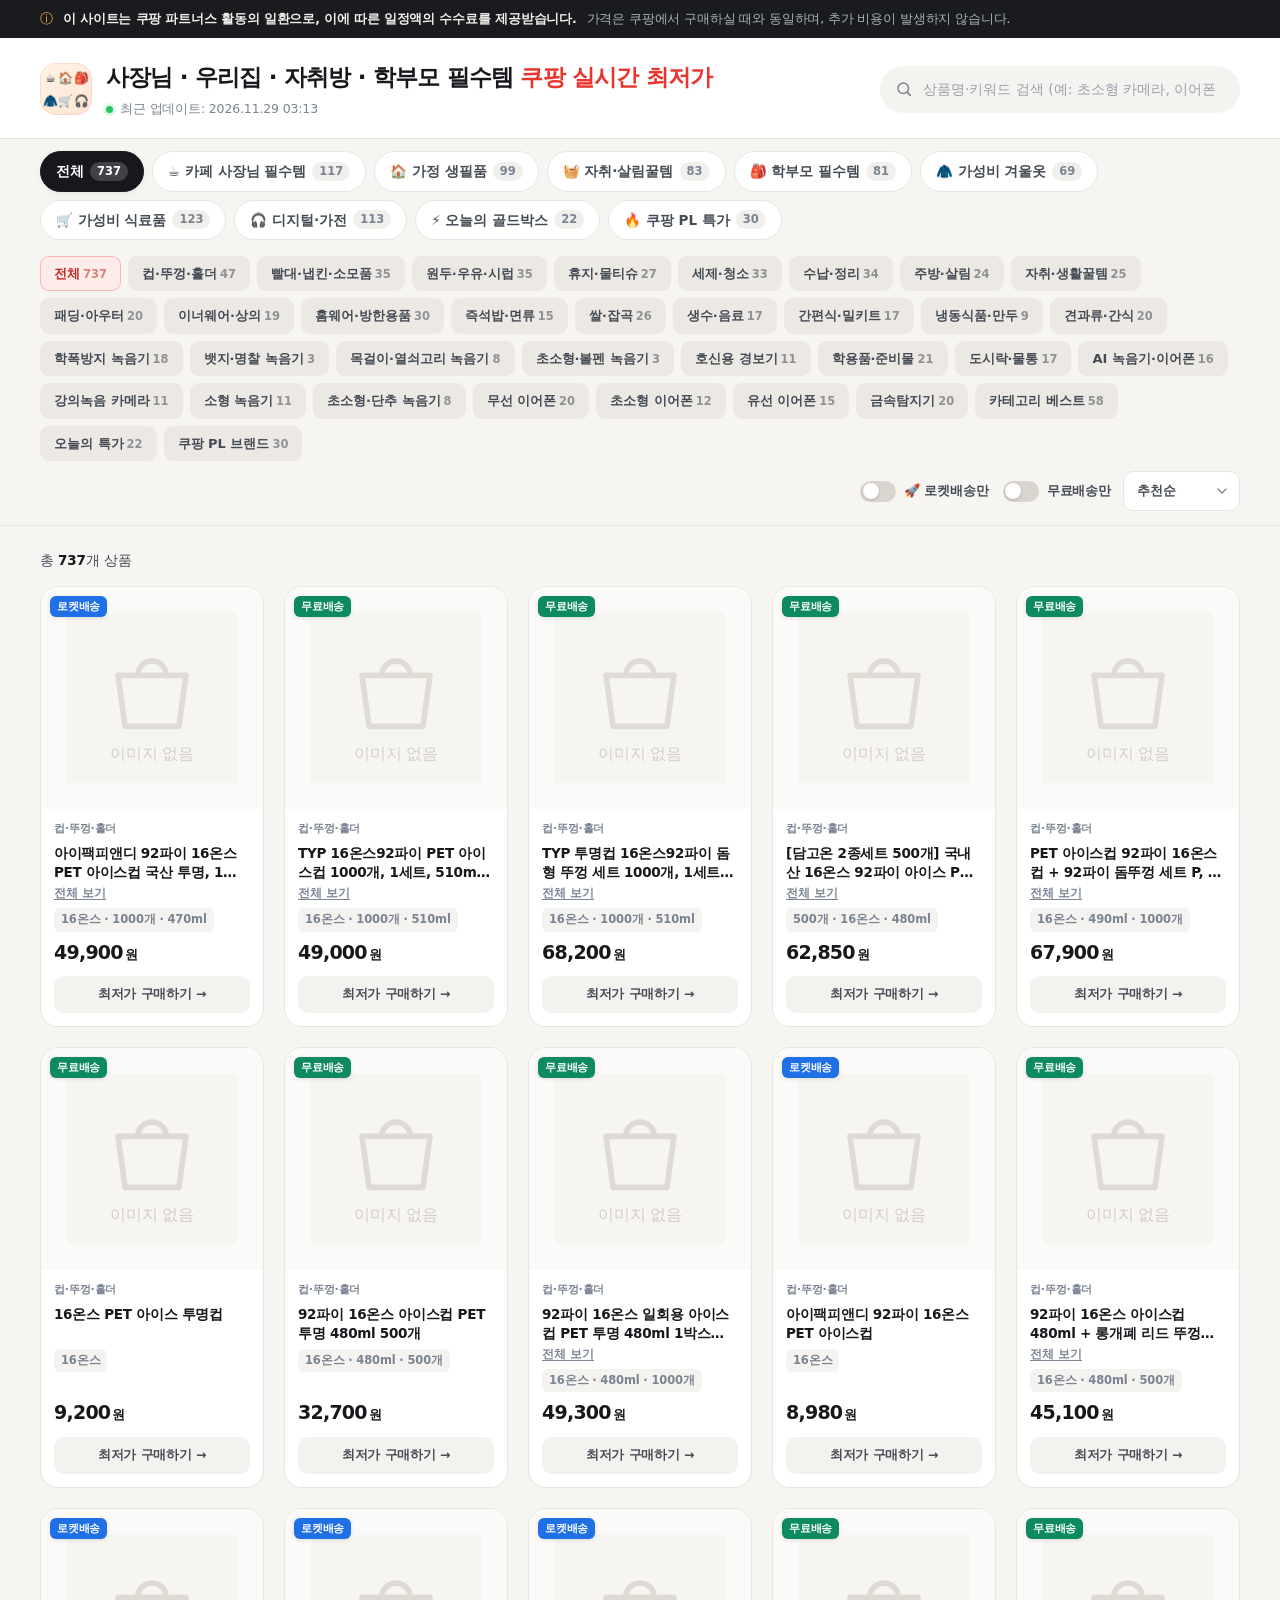
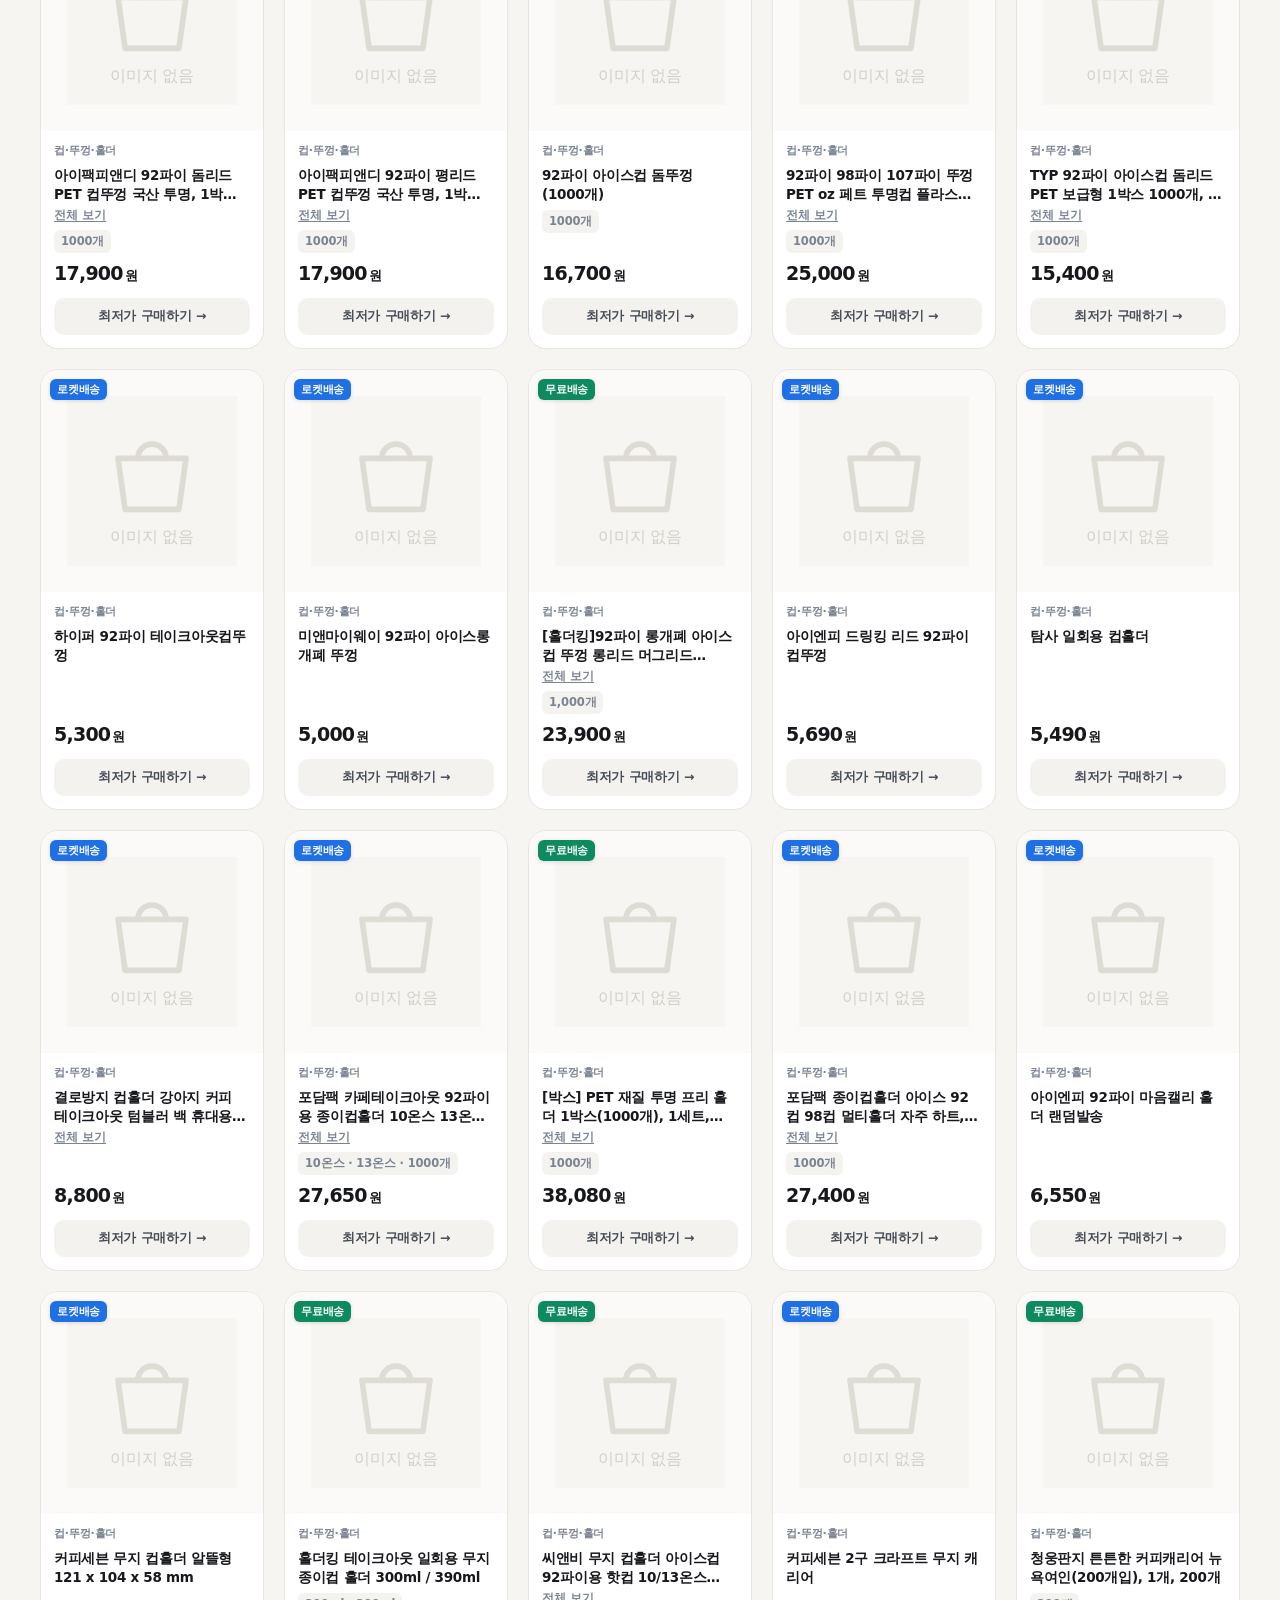
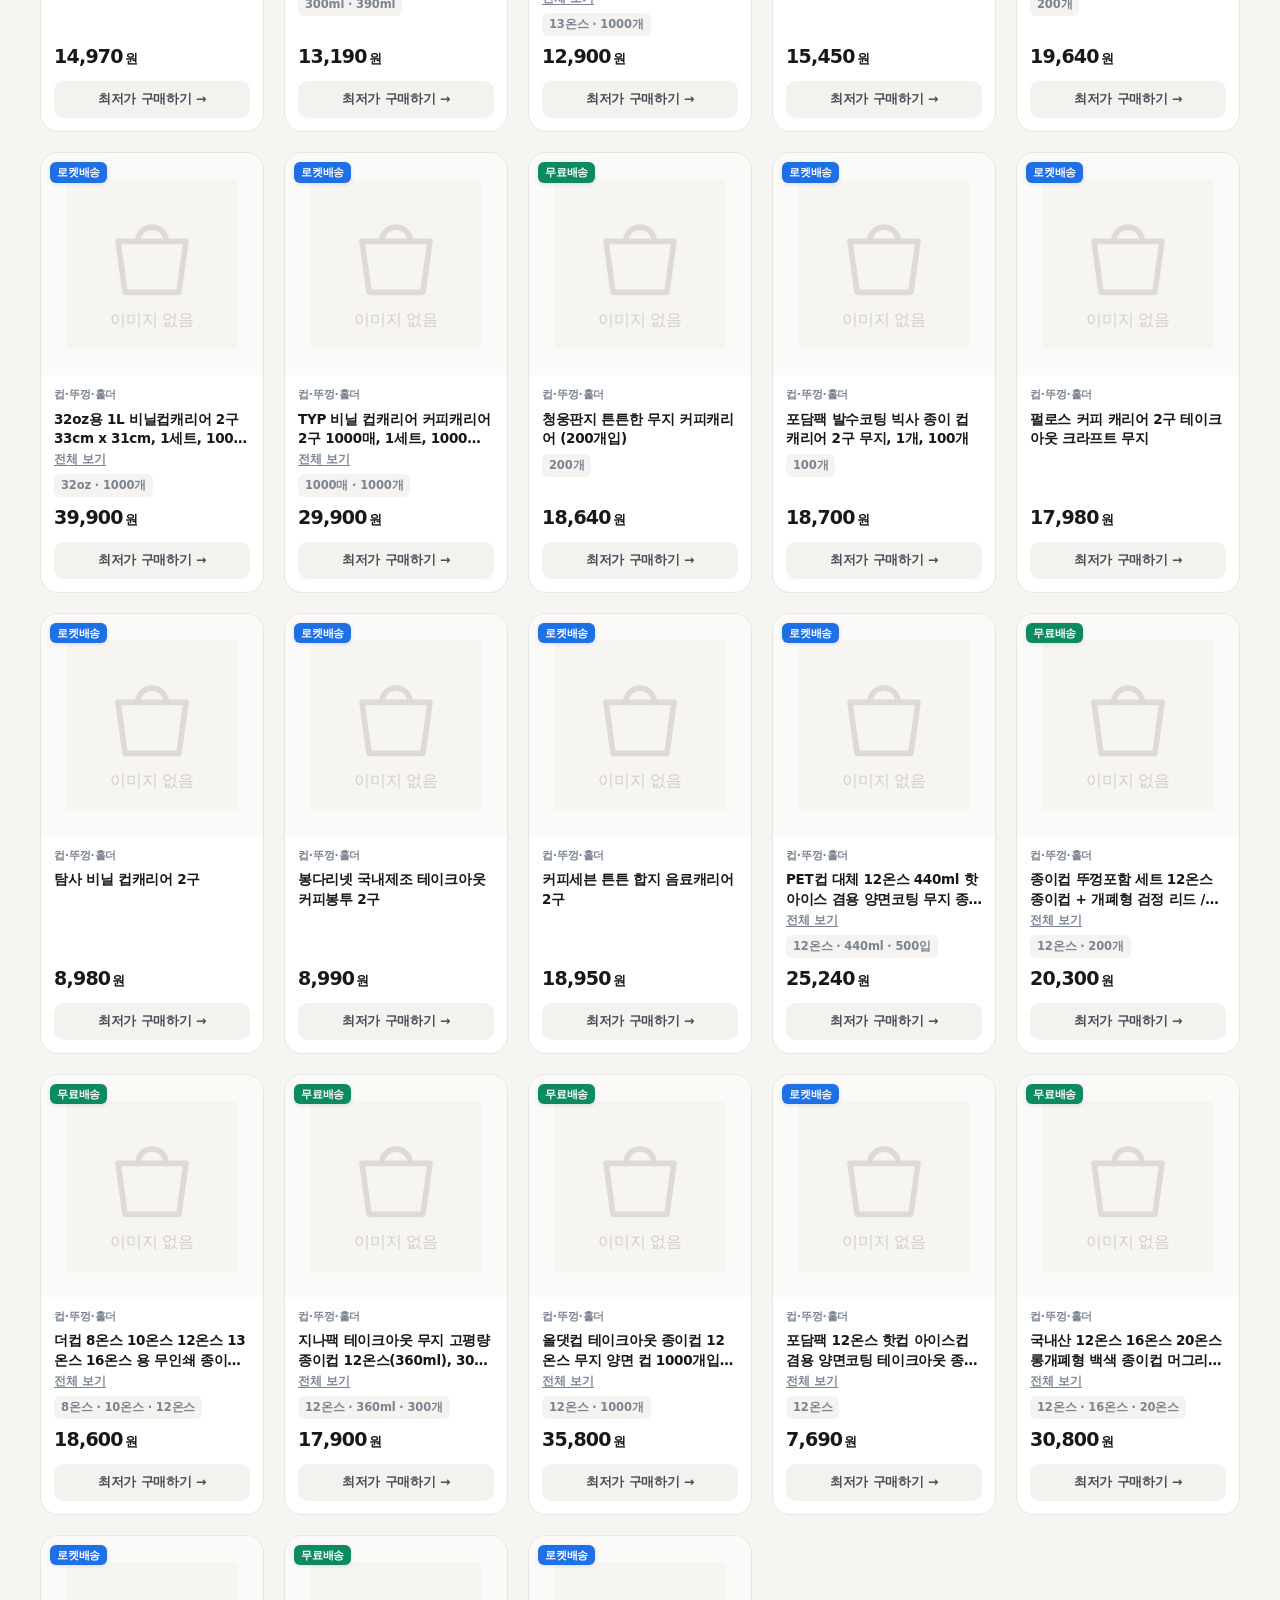
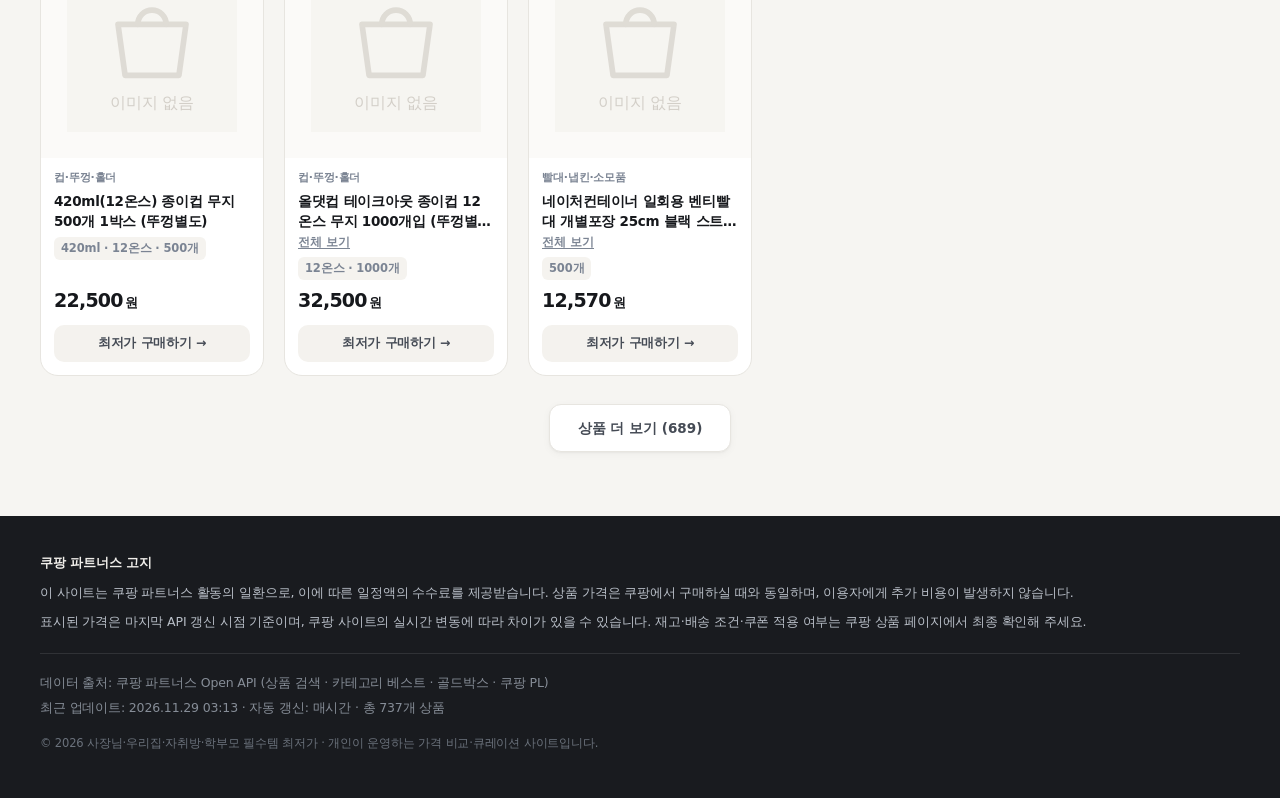
<file: index.html>
<!DOCTYPE html>
<html lang="ko">
<head>
<meta charset="utf-8">
<meta name="viewport" content="width=device-width, initial-scale=1, viewport-fit=cover">
<title>☕🏠🎒🧥🛒🎧 사장님·우리집·자취방·학부모 필수템·겨울옷·식료품·디지털가전 쿠팡 실시간 최저가</title>
<meta name="description" content="카페 사장님 주간 필수템, 가정 생필품, 자취·살림꿀템, 학부모 필수템, 가성비 겨울옷, 가성비 식료품, 강의녹음용 초소형카메라·무선/유선 이어폰·AI 녹음기·금속탐지기까지 쿠팡 실시간 가격으로 모아 보여주는 최저가·특가 큐레이션 사이트입니다.">
<meta name="theme-color" content="#ffffff">
<link rel="canonical" href="https://uphotopia.github.io/cafe-home-deals/">
<meta property="og:title" content="☕🏠🎒🧥🛒🎧 사장님·우리집·자취방·학부모 필수템·겨울옷·식료품·디지털가전 쿠팡 실시간 최저가">
<meta property="og:description" content="카페 사장님 필수템 + 가정 생필품 + 자취·살림꿀템 + 학부모 필수템 + 가성비 겨울옷·식료품 + 초소형카메라·이어폰·AI 녹음기·금속탐지기, 쿠팡 실시간 최저가·특가 모음">
<meta property="og:type" content="website">
<link rel="icon" href="data:image/svg+xml,%3Csvg xmlns='http://www.w3.org/2000/svg' viewBox='0 0 100 100'%3E%3Ctext y='.9em' font-size='90'%3E%E2%98%95%3C/text%3E%3C/svg%3E">
<link rel="stylesheet" href="styles.css">
</head>
<body>
<a class="skip" href="#grid">상품 목록으로 건너뛰기</a>

<div class="notice" role="note">
  <div class="notice__inner">
    <span class="notice__icon" aria-hidden="true">ⓘ</span>
    <p>
      <strong class="notice__full">이 사이트는 쿠팡 파트너스 활동의 일환으로, 이에 따른 일정액의 수수료를 제공받습니다.</strong>
      <strong class="notice__short">쿠팡 파트너스 활동으로 일정액의 수수료를 받습니다.</strong>
      <span class="notice__sub">가격은 쿠팡에서 구매하실 때와 동일하며, 추가 비용이 발생하지 않습니다.</span>
    </p>
  </div>
</div>

<header class="site-header">
  <div class="wrap site-header__inner">
    <div class="brand">
      <span class="brand__mark" aria-hidden="true"><span>☕</span><span>🏠</span><span>🎒</span><span>🧥</span><span>🛒</span><span>🎧</span></span>
      <div class="brand__text">
        <h1 class="brand__title">사장님 · 우리집 · 자취방 · 학부모 필수템 <span>쿠팡 실시간 최저가</span></h1>
        <p class="brand__meta">
          <span class="dot" aria-hidden="true"></span>
          <span id="updatedAt">최근 업데이트: 불러오는 중…</span>
        </p>
      </div>
    </div>

    <form class="search" role="search" id="searchForm" autocomplete="off">
      <label class="sr-only" for="searchInput">상품명·키워드 검색</label>
      <svg class="search__icon" viewBox="0 0 24 24" aria-hidden="true"><circle cx="11" cy="11" r="7"/><path d="m16.5 16.5 4 4"/></svg>
      <input id="searchInput" type="search" inputmode="search" enterkeyhint="search"
             placeholder="상품명·키워드 검색 (예: 초소형 카메라, 이어폰, 금속탐지기)">
      <button type="button" class="search__clear" id="searchClear" aria-label="검색어 지우기" hidden>✕</button>
    </form>
  </div>
</header>

<div class="bar" id="bar">
  <div class="wrap">
    <nav class="tabs" role="tablist" aria-label="상품 섹션">
      <button class="tab is-active" role="tab" data-section="all" aria-selected="true"><span class="tab__long">전체</span><span class="tab__short">전체</span> <span class="tab__count" data-count="all"></span></button>
      <button class="tab" role="tab" data-section="cafe" aria-selected="false"><span class="tab__long">☕ 카페 사장님 필수템</span><span class="tab__short">카페</span> <span class="tab__count" data-count="cafe"></span></button>
      <button class="tab" role="tab" data-section="home" aria-selected="false"><span class="tab__long">🏠 가정 생필품</span><span class="tab__short">생필품</span> <span class="tab__count" data-count="home"></span></button>
      <button class="tab" role="tab" data-section="living" aria-selected="false"><span class="tab__long">🧺 자취·살림꿀템</span><span class="tab__short">자취</span> <span class="tab__count" data-count="living"></span></button>
      <button class="tab" role="tab" data-section="parents" aria-selected="false"><span class="tab__long">🎒 학부모 필수템</span><span class="tab__short">학부모</span> <span class="tab__count" data-count="parents"></span></button>
      <button class="tab" role="tab" data-section="winter" aria-selected="false"><span class="tab__long">🧥 가성비 겨울옷</span><span class="tab__short">겨울옷</span> <span class="tab__count" data-count="winter"></span></button>
      <button class="tab" role="tab" data-section="food" aria-selected="false"><span class="tab__long">🛒 가성비 식료품</span><span class="tab__short">식료품</span> <span class="tab__count" data-count="food"></span></button>
      <button class="tab" role="tab" data-section="digital" aria-selected="false"><span class="tab__long">🎧 디지털·가전</span><span class="tab__short">디지털</span> <span class="tab__count" data-count="digital"></span></button>
      <button class="tab" role="tab" data-section="goldbox" aria-selected="false"><span class="tab__long">⚡ 오늘의 골드박스</span><span class="tab__short">골드박스</span> <span class="tab__count" data-count="goldbox"></span></button>
      <button class="tab" role="tab" data-section="pl" aria-selected="false"><span class="tab__long">🔥 쿠팡 PL 특가</span><span class="tab__short">PL특가</span> <span class="tab__count" data-count="pl"></span></button>
    </nav>

    <div class="controls">
      <div class="chips" id="chips" role="group" aria-label="소분류 필터"></div>

      <div class="controls__right">
        <label class="switch" title="로켓배송 상품만 보기">
          <input type="checkbox" id="rocketOnly">
          <span class="switch__track" aria-hidden="true"><span class="switch__thumb"></span></span>
          <span class="switch__label">🚀 로켓배송만</span>
        </label>
        <label class="switch" title="무료배송 상품만 보기">
          <input type="checkbox" id="freeOnly">
          <span class="switch__track" aria-hidden="true"><span class="switch__thumb"></span></span>
          <span class="switch__label">무료배송만</span>
        </label>

        <div class="select">
          <label class="sr-only" for="sort">정렬</label>
          <select id="sort">
            <option value="recommended">추천순</option>
            <option value="price-asc">낮은 가격순</option>
            <option value="price-desc">높은 가격순</option>
          </select>
          <svg viewBox="0 0 24 24" aria-hidden="true"><path d="m6 9 6 6 6-6"/></svg>
        </div>
      </div>
    </div>
  </div>
</div>

<main class="wrap main" id="main">
  <div class="resultbar">
    <p class="resultbar__count" id="resultCount" aria-live="polite"></p>
    <p class="resultbar__hint" id="resultHint"></p>
  </div>

  <section class="grid" id="grid" aria-label="상품 목록"></section>

  <div class="empty" id="empty" hidden>
    <p class="empty__emoji" aria-hidden="true">🔍</p>
    <p class="empty__title">조건에 맞는 상품이 없습니다</p>
    <p class="empty__desc">검색어를 바꾸거나 필터를 초기화해 보세요.</p>
    <button type="button" class="btn-reset" id="resetBtn">필터 초기화</button>
  </div>

  <div class="skeleton" id="skeleton" aria-hidden="true"></div>

  <p class="loadmore" id="loadmore">
    <button type="button" class="btn-more" id="moreBtn" hidden>상품 더 보기</button>
  </p>
</main>

<footer class="site-footer">
  <div class="wrap">
    <div class="footer__disclosure">
      <p><strong>쿠팡 파트너스 고지</strong></p>
      <p>이 사이트는 쿠팡 파트너스 활동의 일환으로, 이에 따른 일정액의 수수료를 제공받습니다. 상품 가격은 쿠팡에서 구매하실 때와 동일하며, 이용자에게 추가 비용이 발생하지 않습니다.</p>
      <p>표시된 가격은 마지막 API 갱신 시점 기준이며, 쿠팡 사이트의 실시간 변동에 따라 차이가 있을 수 있습니다. 재고·배송 조건·쿠폰 적용 여부는 쿠팡 상품 페이지에서 최종 확인해 주세요.</p>
    </div>
    <div class="footer__meta">
      <p>데이터 출처: 쿠팡 파트너스 Open API (상품 검색 · 카테고리 베스트 · 골드박스 · 쿠팡 PL)</p>
      <p><span id="updatedAtFooter">최근 업데이트: –</span> · 자동 갱신: 매시간 · <span id="totalCountFooter"></span></p>
    </div>
    <p class="footer__copy">© <span id="year">2026</span> 사장님·우리집·자취방·학부모 필수템 최저가 · 개인이 운영하는 가격 비교·큐레이션 사이트입니다.</p>
  </div>
</footer>

<noscript>
  <p class="noscript">상품 목록을 보려면 브라우저의 자바스크립트를 켜 주세요.</p>
</noscript>

<script src="app.js" defer></script>
</body>
</html>
</file>
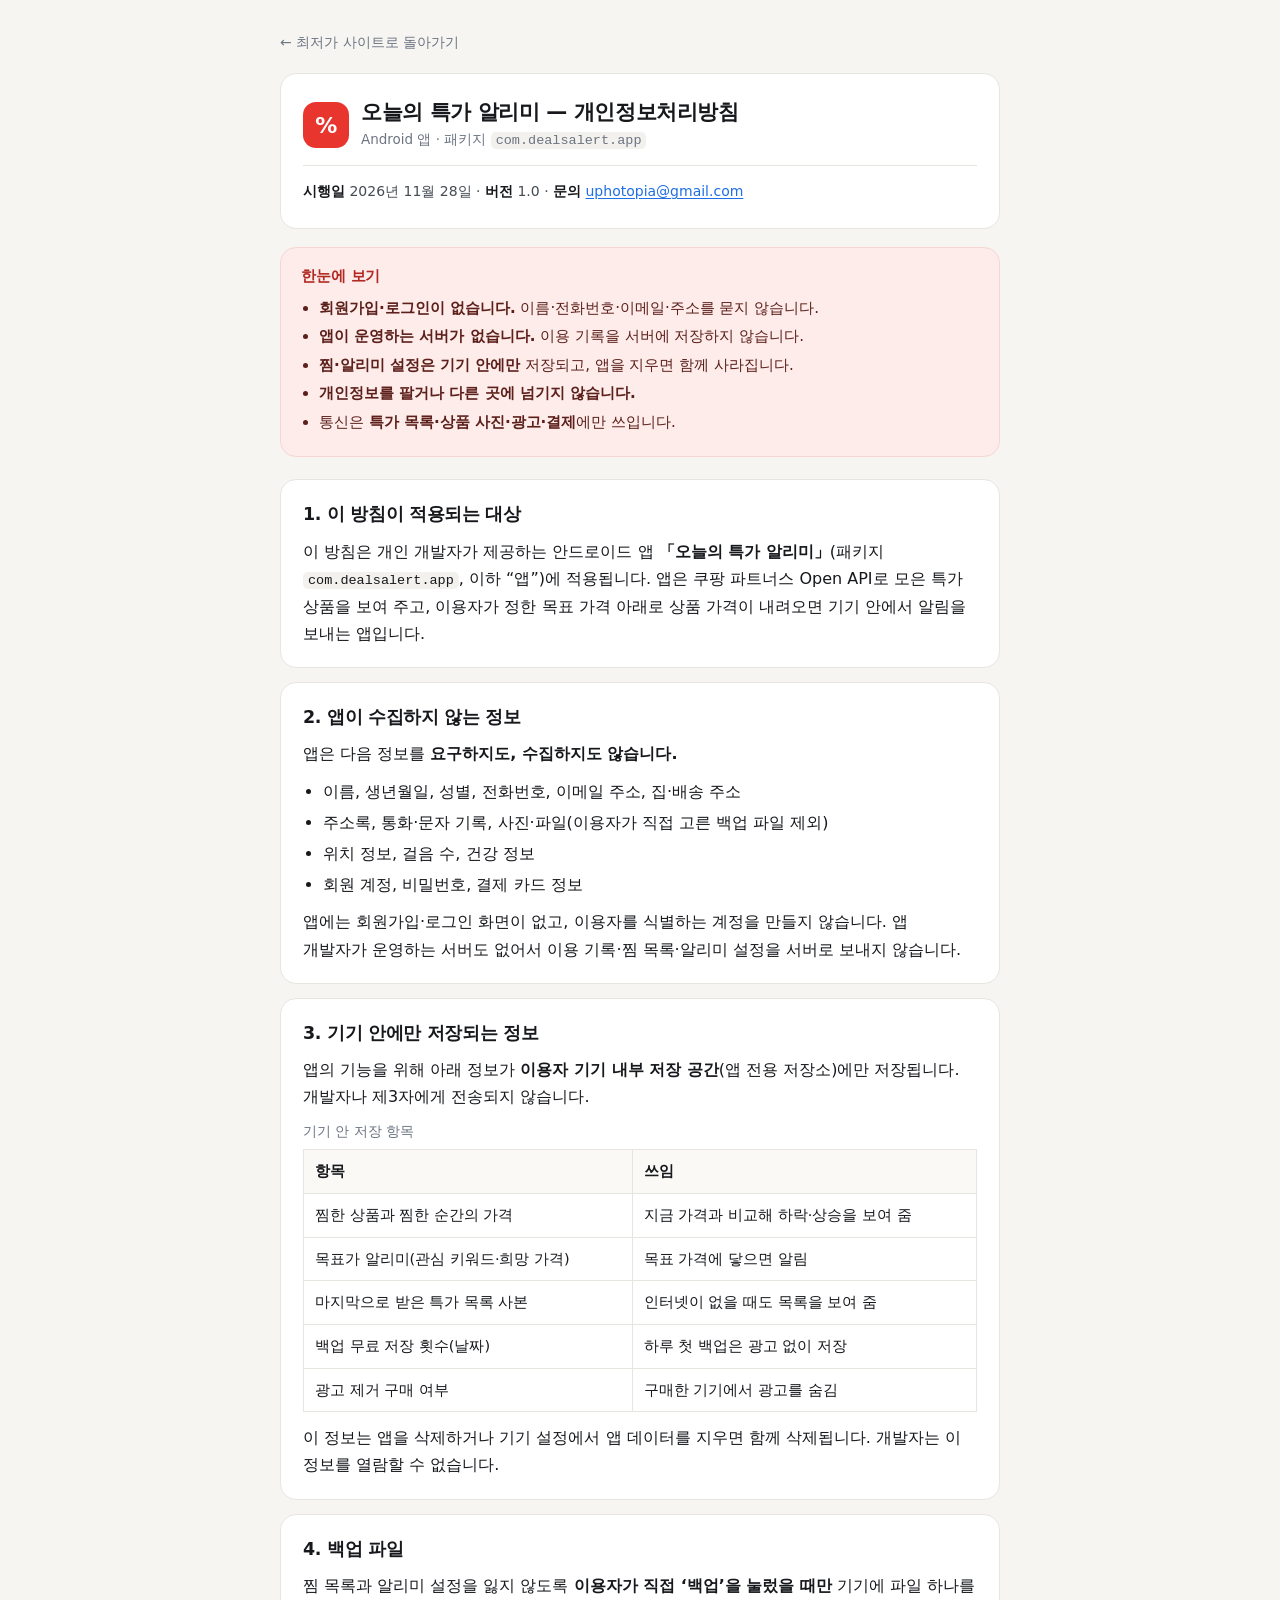
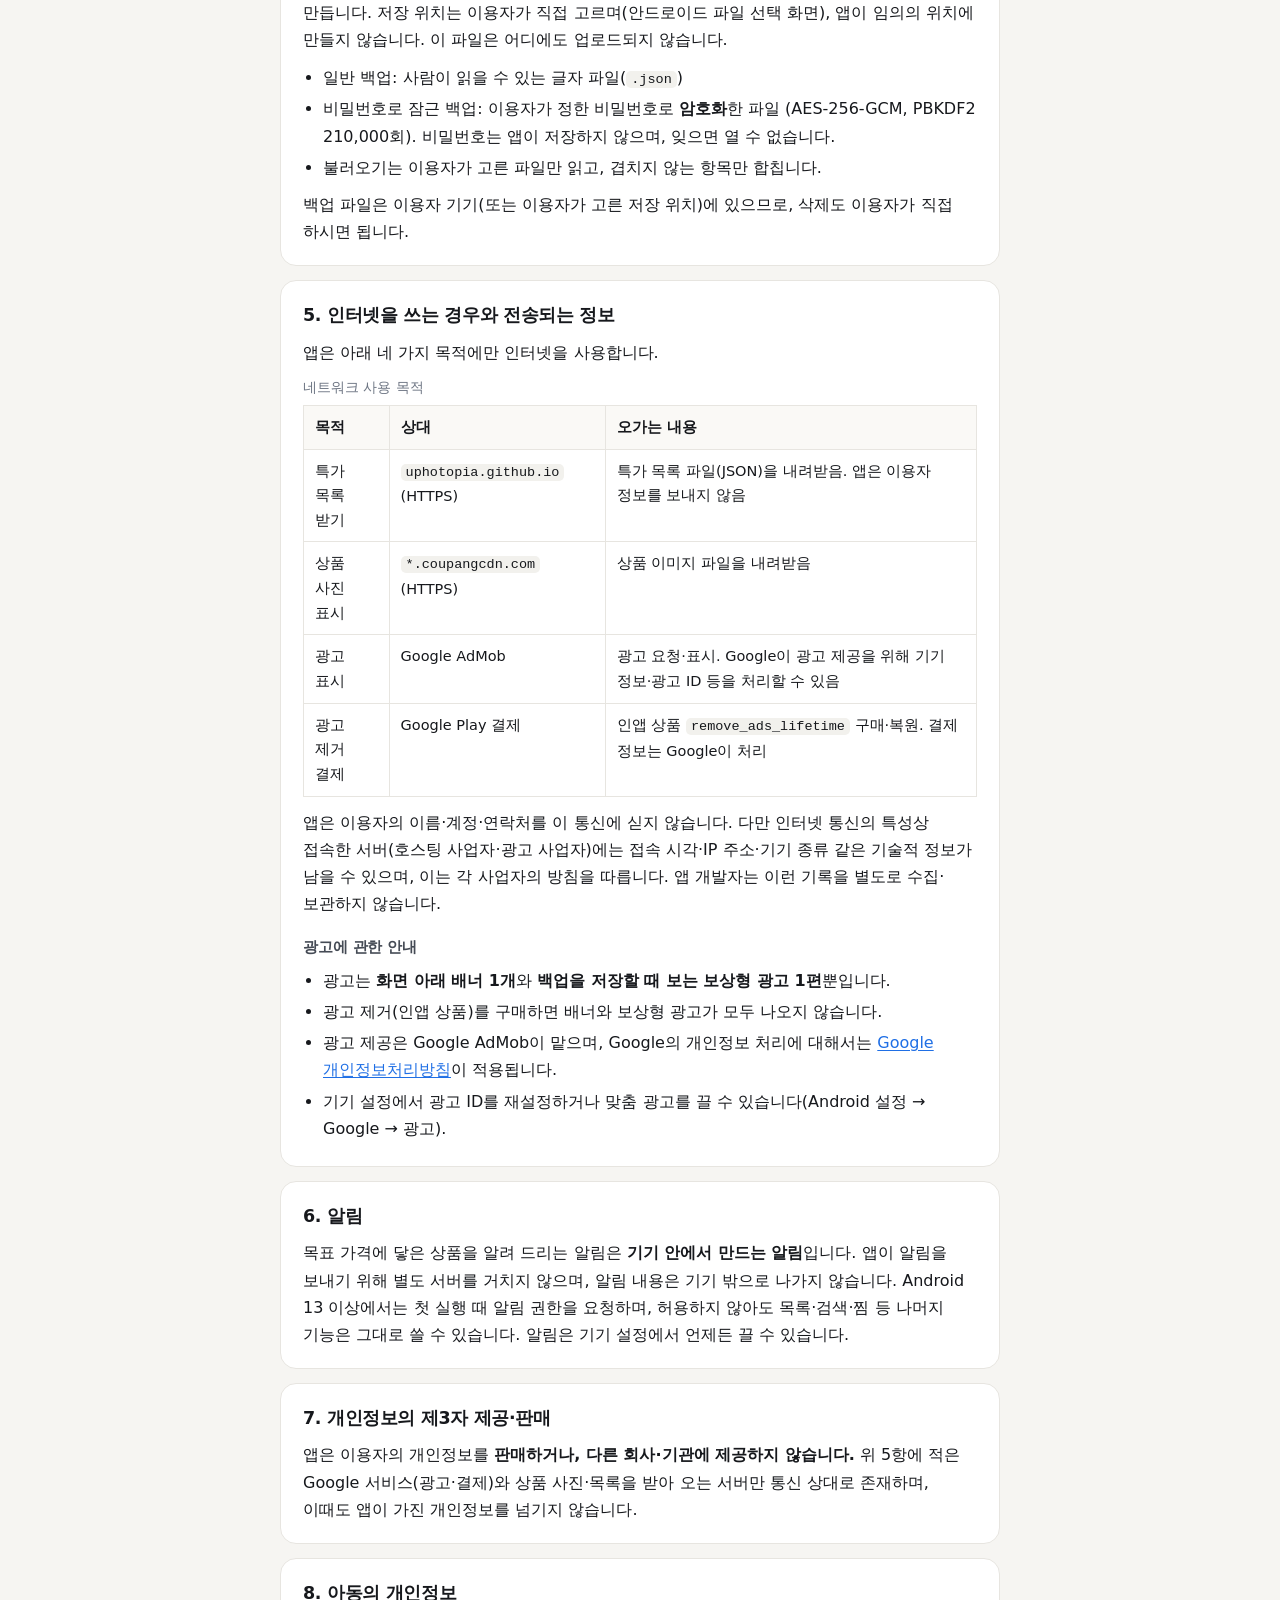
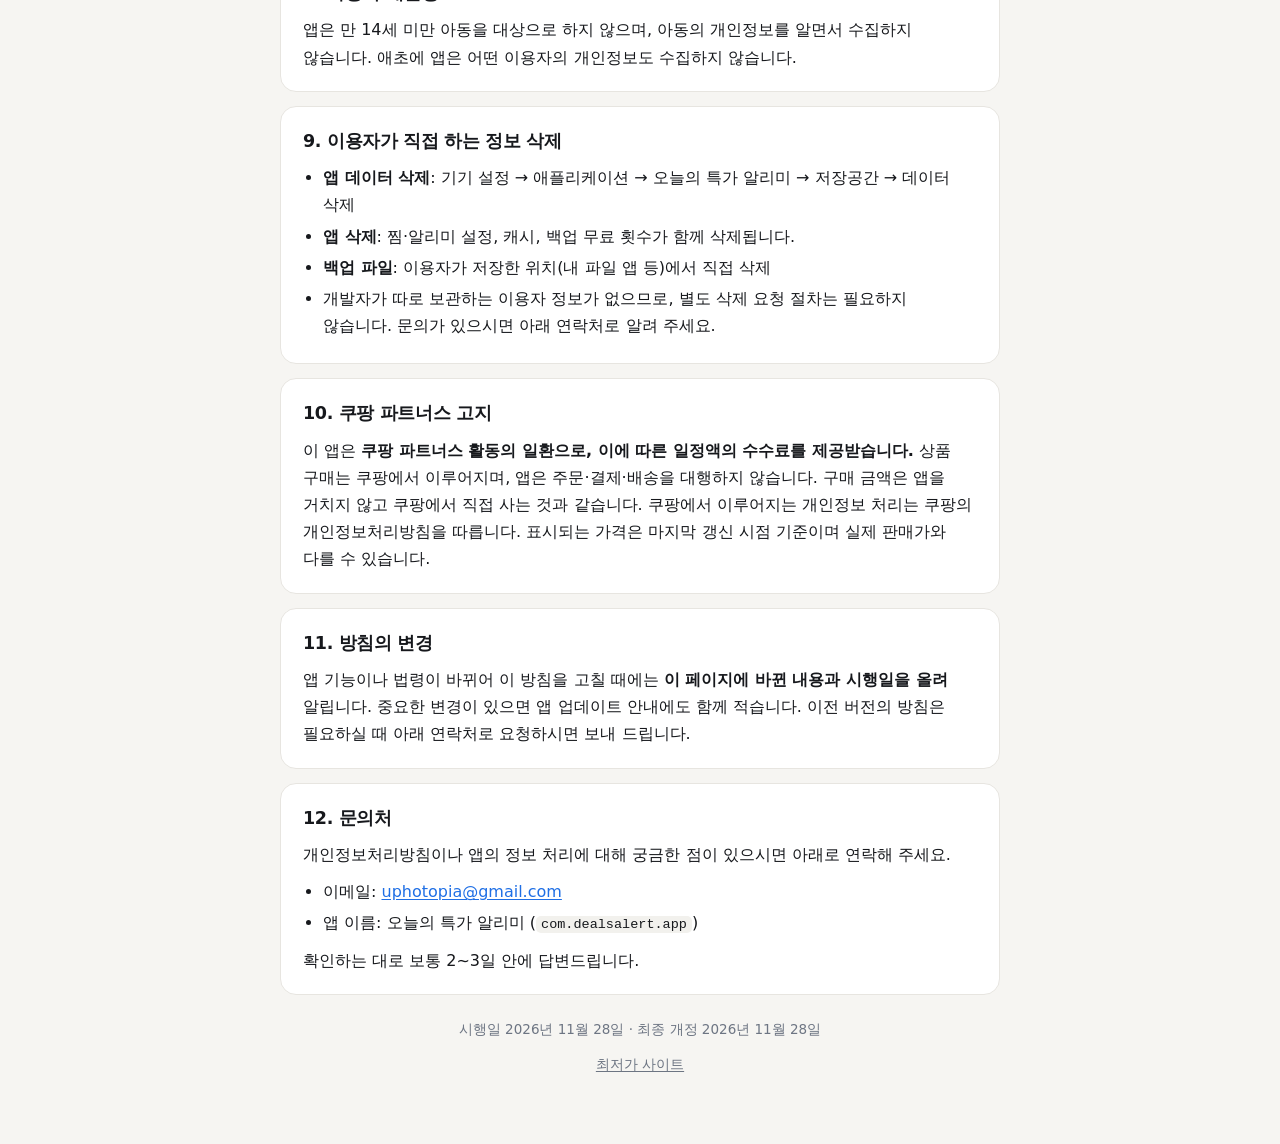
<file: privacy-deals-alert.html>
<!DOCTYPE html>
<html lang="ko">
<head>
<meta charset="utf-8">
<meta name="viewport" content="width=device-width, initial-scale=1, viewport-fit=cover">
<title>개인정보처리방침 · 오늘의 특가 알리미</title>
<meta name="description" content="안드로이드 앱 「오늘의 특가 알리미」의 개인정보처리방침입니다. 회원가입·로그인·서버 저장이 없고, 찜과 알리미 설정은 기기 안에만 저장됩니다.">
<meta name="robots" content="index, follow">
<meta name="theme-color" content="#ffffff">
<link rel="canonical" href="https://uphotopia.github.io/cafe-home-deals/privacy-deals-alert.html">
<style>
  :root {
    --bg: #f6f5f2;
    --card: #ffffff;
    --ink: #16181c;
    --ink-2: #454b55;
    --ink-3: #6d7583;
    --line: #e7e5e0;
    --accent: #e8352e;
    --accent-soft: #fdecea;
    --teal: #0d8a5f;
    --radius: 16px;
    --sans: "Pretendard Variable", Pretendard, -apple-system, BlinkMacSystemFont,
            "Apple SD Gothic Neo", "Malgun Gothic", "맑은 고딕", system-ui, Roboto,
            "Helvetica Neue", Arial, sans-serif;
  }
  * { box-sizing: border-box; }
  html { -webkit-text-size-adjust: 100%; }
  body {
    margin: 0;
    background: var(--bg);
    color: var(--ink);
    font-family: var(--sans);
    font-size: 16px;
    line-height: 1.7;
    word-break: keep-all;
  }
  .wrap { max-width: 760px; margin: 0 auto; padding: 28px 20px 72px; }
  .back {
    display: inline-block;
    font-size: 14px;
    color: var(--ink-3);
    text-decoration: none;
    margin-bottom: 18px;
  }
  .back:hover { color: var(--accent); }
  header.hero {
    background: var(--card);
    border: 1px solid var(--line);
    border-radius: var(--radius);
    padding: 24px 22px;
    margin-bottom: 18px;
  }
  header.hero .app {
    display: flex;
    align-items: center;
    gap: 12px;
    margin-bottom: 12px;
  }
  header.hero .badge {
    flex: 0 0 auto;
    width: 46px; height: 46px;
    border-radius: 13px;
    background: var(--accent);
    color: #fff;
    display: grid;
    place-items: center;
    font-size: 22px;
    font-weight: 800;
    letter-spacing: -.02em;
  }
  header.hero h1 { margin: 0; font-size: 21px; line-height: 1.35; letter-spacing: -.02em; }
  header.hero .sub { margin: 2px 0 0; font-size: 13.5px; color: var(--ink-3); }
  .meta {
    margin: 0;
    padding: 14px 0 0;
    border-top: 1px solid var(--line);
    font-size: 14px;
    color: var(--ink-2);
  }
  .meta b { color: var(--ink); font-weight: 600; }
  .summary {
    background: var(--accent-soft);
    border: 1px solid #f6d5d2;
    border-radius: var(--radius);
    padding: 18px 20px;
    margin: 0 0 22px;
  }
  .summary h2 {
    margin: 0 0 8px;
    font-size: 15px;
    color: #b12922;
    letter-spacing: -.01em;
  }
  .summary ul { margin: 0; padding-left: 18px; }
  .summary li { margin: 3px 0; font-size: 15px; color: #5c1f1a; }
  section.card {
    background: var(--card);
    border: 1px solid var(--line);
    border-radius: var(--radius);
    padding: 22px 22px 20px;
    margin-bottom: 14px;
  }
  h2 {
    margin: 0 0 10px;
    font-size: 17.5px;
    letter-spacing: -.02em;
    line-height: 1.45;
  }
  h3 {
    margin: 18px 0 6px;
    font-size: 15px;
    letter-spacing: -.01em;
    color: var(--ink-2);
  }
  p { margin: 0 0 10px; }
  p:last-child, ul:last-child, table:last-child { margin-bottom: 0; }
  ul, ol { margin: 0 0 10px; padding-left: 20px; }
  li { margin: 4px 0; }
  code {
    font-family: ui-monospace, SFMono-Regular, Menlo, Consolas, monospace;
    font-size: 13.5px;
    background: #f2f1ed;
    border-radius: 5px;
    padding: 1px 5px;
  }
  a { color: #1f6fe5; text-underline-offset: 2px; }
  table {
    width: 100%;
    border-collapse: collapse;
    font-size: 14.5px;
    margin: 8px 0 12px;
  }
  caption {
    text-align: left;
    font-size: 13.5px;
    color: var(--ink-3);
    padding-bottom: 6px;
  }
  th, td {
    border: 1px solid var(--line);
    padding: 9px 11px;
    text-align: left;
    vertical-align: top;
  }
  th { background: #faf9f6; font-weight: 600; white-space: nowrap; }
  .ok { color: var(--teal); font-weight: 600; }
  footer {
    margin-top: 22px;
    font-size: 13.5px;
    color: var(--ink-3);
    text-align: center;
    line-height: 1.8;
  }
  footer a { color: var(--ink-3); }
  @media (max-width: 420px) {
    .wrap { padding: 20px 14px 56px; }
    body { font-size: 15.5px; }
    header.hero, section.card, .summary { padding: 18px 16px; }
    th, td { padding: 8px 9px; font-size: 14px; }
    th { white-space: normal; }
  }
</style>
</head>
<body>
<div class="wrap">

  <a class="back" href="./">← 최저가 사이트로 돌아가기</a>

  <header class="hero">
    <div class="app">
      <div class="badge" aria-hidden="true">%</div>
      <div>
        <h1>오늘의 특가 알리미 — 개인정보처리방침</h1>
        <p class="sub">Android 앱 · 패키지 <code>com.dealsalert.app</code></p>
      </div>
    </div>
    <p class="meta">
      <b>시행일</b> 2026년 11월 28일 · <b>버전</b> 1.0 ·
      <b>문의</b> <a href="mailto:uphotopia@gmail.com">uphotopia@gmail.com</a>
    </p>
  </header>

  <div class="summary">
    <h2>한눈에 보기</h2>
    <ul>
      <li><b>회원가입·로그인이 없습니다.</b> 이름·전화번호·이메일·주소를 묻지 않습니다.</li>
      <li><b>앱이 운영하는 서버가 없습니다.</b> 이용 기록을 서버에 저장하지 않습니다.</li>
      <li><b>찜·알리미 설정은 기기 안에만</b> 저장되고, 앱을 지우면 함께 사라집니다.</li>
      <li><b>개인정보를 팔거나 다른 곳에 넘기지 않습니다.</b></li>
      <li>통신은 <b>특가 목록·상품 사진·광고·결제</b>에만 쓰입니다.</li>
    </ul>
  </div>

  <section class="card">
    <h2>1. 이 방침이 적용되는 대상</h2>
    <p>
      이 방침은 개인 개발자가 제공하는 안드로이드 앱 <b>「오늘의 특가 알리미」</b>(패키지
      <code>com.dealsalert.app</code>, 이하 “앱”)에 적용됩니다. 앱은 쿠팡 파트너스 Open API로
      모은 특가 상품을 보여 주고, 이용자가 정한 목표 가격 아래로 상품 가격이 내려오면
      기기 안에서 알림을 보내는 앱입니다.
    </p>
  </section>

  <section class="card">
    <h2>2. 앱이 수집하지 않는 정보</h2>
    <p>앱은 다음 정보를 <b>요구하지도, 수집하지도 않습니다.</b></p>
    <ul>
      <li>이름, 생년월일, 성별, 전화번호, 이메일 주소, 집·배송 주소</li>
      <li>주소록, 통화·문자 기록, 사진·파일(이용자가 직접 고른 백업 파일 제외)</li>
      <li>위치 정보, 걸음 수, 건강 정보</li>
      <li>회원 계정, 비밀번호, 결제 카드 정보</li>
    </ul>
    <p>
      앱에는 회원가입·로그인 화면이 없고, 이용자를 식별하는 계정을 만들지 않습니다.
      앱 개발자가 운영하는 서버도 없어서 이용 기록·찜 목록·알리미 설정을 서버로 보내지 않습니다.
    </p>
  </section>

  <section class="card">
    <h2>3. 기기 안에만 저장되는 정보</h2>
    <p>
      앱의 기능을 위해 아래 정보가 <b>이용자 기기 내부 저장 공간</b>(앱 전용 저장소)에만
      저장됩니다. 개발자나 제3자에게 전송되지 않습니다.
    </p>
    <table>
      <caption>기기 안 저장 항목</caption>
      <thead>
        <tr><th>항목</th><th>쓰임</th></tr>
      </thead>
      <tbody>
        <tr><td>찜한 상품과 찜한 순간의 가격</td><td>지금 가격과 비교해 하락·상승을 보여 줌</td></tr>
        <tr><td>목표가 알리미(관심 키워드·희망 가격)</td><td>목표 가격에 닿으면 알림</td></tr>
        <tr><td>마지막으로 받은 특가 목록 사본</td><td>인터넷이 없을 때도 목록을 보여 줌</td></tr>
        <tr><td>백업 무료 저장 횟수(날짜)</td><td>하루 첫 백업은 광고 없이 저장</td></tr>
        <tr><td>광고 제거 구매 여부</td><td>구매한 기기에서 광고를 숨김</td></tr>
      </tbody>
    </table>
    <p>
      이 정보는 앱을 삭제하거나 기기 설정에서 앱 데이터를 지우면 함께 삭제됩니다.
      개발자는 이 정보를 열람할 수 없습니다.
    </p>
  </section>

  <section class="card">
    <h2>4. 백업 파일</h2>
    <p>
      찜 목록과 알리미 설정을 잃지 않도록 <b>이용자가 직접 ‘백업’을 눌렀을 때만</b>
      기기에 파일 하나를 만듭니다. 저장 위치는 이용자가 직접 고르며(안드로이드 파일 선택
      화면), 앱이 임의의 위치에 만들지 않습니다. 이 파일은 어디에도 업로드되지 않습니다.
    </p>
    <ul>
      <li>일반 백업: 사람이 읽을 수 있는 글자 파일(<code>.json</code>)</li>
      <li>비밀번호로 잠근 백업: 이용자가 정한 비밀번호로 <b>암호화</b>한 파일
        (AES-256-GCM, PBKDF2 210,000회). 비밀번호는 앱이 저장하지 않으며,
        잊으면 열 수 없습니다.</li>
      <li>불러오기는 이용자가 고른 파일만 읽고, 겹치지 않는 항목만 합칩니다.</li>
    </ul>
    <p>백업 파일은 이용자 기기(또는 이용자가 고른 저장 위치)에 있으므로, 삭제도 이용자가 직접 하시면 됩니다.</p>
  </section>

  <section class="card">
    <h2>5. 인터넷을 쓰는 경우와 전송되는 정보</h2>
    <p>앱은 아래 네 가지 목적에만 인터넷을 사용합니다.</p>
    <table>
      <caption>네트워크 사용 목적</caption>
      <thead>
        <tr><th>목적</th><th>상대</th><th>오가는 내용</th></tr>
      </thead>
      <tbody>
        <tr>
          <td>특가 목록 받기</td>
          <td><code>uphotopia.github.io</code> (HTTPS)</td>
          <td>특가 목록 파일(JSON)을 내려받음. 앱은 이용자 정보를 보내지 않음</td>
        </tr>
        <tr>
          <td>상품 사진 표시</td>
          <td><code>*.coupangcdn.com</code> (HTTPS)</td>
          <td>상품 이미지 파일을 내려받음</td>
        </tr>
        <tr>
          <td>광고 표시</td>
          <td>Google AdMob</td>
          <td>광고 요청·표시. Google이 광고 제공을 위해 기기 정보·광고 ID 등을 처리할 수 있음</td>
        </tr>
        <tr>
          <td>광고 제거 결제</td>
          <td>Google Play 결제</td>
          <td>인앱 상품 <code>remove_ads_lifetime</code> 구매·복원. 결제 정보는 Google이 처리</td>
        </tr>
      </tbody>
    </table>
    <p>
      앱은 이용자의 이름·계정·연락처를 이 통신에 싣지 않습니다. 다만 인터넷 통신의 특성상
      접속한 서버(호스팅 사업자·광고 사업자)에는 접속 시각·IP 주소·기기 종류 같은 기술적
      정보가 남을 수 있으며, 이는 각 사업자의 방침을 따릅니다. 앱 개발자는 이런 기록을
      별도로 수집·보관하지 않습니다.
    </p>
    <h3>광고에 관한 안내</h3>
    <ul>
      <li>광고는 <b>화면 아래 배너 1개</b>와 <b>백업을 저장할 때 보는 보상형 광고 1편</b>뿐입니다.</li>
      <li>광고 제거(인앱 상품)를 구매하면 배너와 보상형 광고가 모두 나오지 않습니다.</li>
      <li>광고 제공은 Google AdMob이 맡으며, Google의 개인정보 처리에 대해서는
        <a href="https://policies.google.com/privacy" target="_blank" rel="noopener">Google 개인정보처리방침</a>이 적용됩니다.</li>
      <li>기기 설정에서 광고 ID를 재설정하거나 맞춤 광고를 끌 수 있습니다(Android 설정 → Google → 광고).</li>
    </ul>
  </section>

  <section class="card">
    <h2>6. 알림</h2>
    <p>
      목표 가격에 닿은 상품을 알려 드리는 알림은 <b>기기 안에서 만드는 알림</b>입니다.
      앱이 알림을 보내기 위해 별도 서버를 거치지 않으며, 알림 내용은 기기 밖으로 나가지
      않습니다. Android 13 이상에서는 첫 실행 때 알림 권한을 요청하며, 허용하지 않아도
      목록·검색·찜 등 나머지 기능은 그대로 쓸 수 있습니다. 알림은 기기 설정에서 언제든 끌 수 있습니다.
    </p>
  </section>

  <section class="card">
    <h2>7. 개인정보의 제3자 제공·판매</h2>
    <p>
      앱은 이용자의 개인정보를 <b>판매하거나, 다른 회사·기관에 제공하지 않습니다.</b>
      위 5항에 적은 Google 서비스(광고·결제)와 상품 사진·목록을 받아 오는 서버만 통신
      상대로 존재하며, 이때도 앱이 가진 개인정보를 넘기지 않습니다.
    </p>
  </section>

  <section class="card">
    <h2>8. 아동의 개인정보</h2>
    <p>
      앱은 만 14세 미만 아동을 대상으로 하지 않으며, 아동의 개인정보를 알면서 수집하지
      않습니다. 애초에 앱은 어떤 이용자의 개인정보도 수집하지 않습니다.
    </p>
  </section>

  <section class="card">
    <h2>9. 이용자가 직접 하는 정보 삭제</h2>
    <ul>
      <li><b>앱 데이터 삭제</b>: 기기 설정 → 애플리케이션 → 오늘의 특가 알리미 → 저장공간 → 데이터 삭제</li>
      <li><b>앱 삭제</b>: 찜·알리미 설정, 캐시, 백업 무료 횟수가 함께 삭제됩니다.</li>
      <li><b>백업 파일</b>: 이용자가 저장한 위치(내 파일 앱 등)에서 직접 삭제</li>
      <li>개발자가 따로 보관하는 이용자 정보가 없으므로, 별도 삭제 요청 절차는 필요하지 않습니다.
        문의가 있으시면 아래 연락처로 알려 주세요.</li>
    </ul>
  </section>

  <section class="card">
    <h2>10. 쿠팡 파트너스 고지</h2>
    <p>
      이 앱은 <b>쿠팡 파트너스 활동의 일환으로, 이에 따른 일정액의 수수료를 제공받습니다.</b>
      상품 구매는 쿠팡에서 이루어지며, 앱은 주문·결제·배송을 대행하지 않습니다.
      구매 금액은 앱을 거치지 않고 쿠팡에서 직접 사는 것과 같습니다.
      쿠팡에서 이루어지는 개인정보 처리는 쿠팡의 개인정보처리방침을 따릅니다.
      표시되는 가격은 마지막 갱신 시점 기준이며 실제 판매가와 다를 수 있습니다.
    </p>
  </section>

  <section class="card">
    <h2>11. 방침의 변경</h2>
    <p>
      앱 기능이나 법령이 바뀌어 이 방침을 고칠 때에는 <b>이 페이지에 바뀐 내용과 시행일을
      올려</b> 알립니다. 중요한 변경이 있으면 앱 업데이트 안내에도 함께 적습니다.
      이전 버전의 방침은 필요하실 때 아래 연락처로 요청하시면 보내 드립니다.
    </p>
  </section>

  <section class="card">
    <h2>12. 문의처</h2>
    <p>
      개인정보처리방침이나 앱의 정보 처리에 대해 궁금한 점이 있으시면 아래로 연락해 주세요.
    </p>
    <ul>
      <li>이메일: <a href="mailto:uphotopia@gmail.com">uphotopia@gmail.com</a></li>
      <li>앱 이름: 오늘의 특가 알리미 (<code>com.dealsalert.app</code>)</li>
    </ul>
    <p>확인하는 대로 보통 2~3일 안에 답변드립니다.</p>
  </section>

  <footer>
    <p>시행일 2026년 11월 28일 · 최종 개정 2026년 11월 28일</p>
    <p><a href="./">최저가 사이트</a></p>
  </footer>

</div>
</body>
</html>
</file>
<file: styles.css>
/* ============================================================
   사장님·우리집·자취방 쿠팡 실시간 최저가 — styles
   ============================================================ */

:root {
  --bg: #f6f5f2;
  --bg-elev: #ffffff;
  --ink: #16181c;
  --ink-2: #454b55;
  --ink-3: #7b8493;
  --line: #e7e5e0;
  --line-2: #efedE8;
  --accent: #e8352e;
  --accent-ink: #c22a24;
  --accent-soft: #fdecea;
  --rocket: #1f6fe5;
  --rocket-soft: #e8f0ff;
  --free: #0d8a5f;
  --free-soft: #e6f6ef;
  --pl: #7a4bdd;
  --pl-soft: #f0eaff;
  --gold-1: #f6b23c;
  --gold-2: #e8761d;
  --radius: 18px;
  --radius-sm: 12px;
  --shadow-sm: 0 1px 2px rgba(22, 24, 28, .04), 0 2px 8px rgba(22, 24, 28, .04);
  --shadow-md: 0 2px 6px rgba(22, 24, 28, .06), 0 12px 28px rgba(22, 24, 28, .08);
  --max: 1240px;
  --sans: "Pretendard Variable", Pretendard, -apple-system, BlinkMacSystemFont,
          "Apple SD Gothic Neo", "Malgun Gothic", "맑은 고딕", system-ui, Roboto,
          "Helvetica Neue", "Segoe UI", sans-serif;
}

* { box-sizing: border-box; }

[hidden] { display: none !important; }

html { -webkit-text-size-adjust: 100%; scroll-behavior: smooth; }

body {
  margin: 0;
  background: var(--bg);
  color: var(--ink);
  font-family: var(--sans);
  font-size: 15px;
  line-height: 1.5;
  letter-spacing: -0.01em;
  -webkit-font-smoothing: antialiased;
  text-rendering: optimizeLegibility;
}

img { max-width: 100%; display: block; }
button, input, select { font: inherit; color: inherit; }
a { color: inherit; text-decoration: none; }

.wrap {
  width: 100%;
  max-width: var(--max);
  margin: 0 auto;
  padding: 0 20px;
}

.sr-only {
  position: absolute; width: 1px; height: 1px; padding: 0; margin: -1px;
  overflow: hidden; clip: rect(0 0 0 0); white-space: nowrap; border: 0;
}

.skip {
  position: absolute; left: -9999px; top: 0; z-index: 100;
  background: var(--ink); color: #fff; padding: 10px 16px; border-radius: 0 0 10px 0;
}
.skip:focus { left: 0; }

/* ---------------- 공지 바 ---------------- */

.notice {
  background: #191b1f;
  color: #f4f2ee;
}
.notice__inner {
  max-width: var(--max);
  margin: 0 auto;
  padding: 10px 20px;
  display: flex;
  gap: 10px;
  align-items: flex-start;
  font-size: 12.5px;
  line-height: 1.45;
}
.notice__icon { color: var(--gold-1); font-size: 13px; line-height: 1.4; }
.notice p { margin: 0; }
.notice strong { font-weight: 600; }
.notice__sub { color: #a9b0ba; margin-left: 6px; }
.notice__short { display: none; }

/* ---------------- 헤더 ---------------- */

.site-header {
  background: var(--bg-elev);
  border-bottom: 1px solid var(--line);
}
.site-header__inner {
  display: flex;
  align-items: center;
  gap: 24px;
  padding-top: 22px;
  padding-bottom: 20px;
}

.brand { display: flex; align-items: center; gap: 14px; min-width: 0; }
.brand__mark {
  flex: none;
  width: 52px; height: 52px;
  display: grid;
  grid-template-columns: repeat(3, 1fr);
  grid-auto-rows: 1fr;
  place-items: center;
  padding: 3px;
  font-size: 12px; line-height: 1;
  border-radius: 16px;
  background: linear-gradient(145deg, #fff4e6, #ffe4d3);
  box-shadow: inset 0 0 0 1px rgba(232, 53, 46, .10);
  letter-spacing: 0;
  overflow: hidden;
}
/* 6개 이모지를 3×2 격자에 고르게 – 배지 밖으로 흘러나오지 않게 */
.brand__mark span { display: block; line-height: 1; }
.brand__text { min-width: 0; }
.brand__title {
  margin: 0;
  font-size: 21px;
  font-weight: 800;
  letter-spacing: -0.035em;
  white-space: nowrap;
}
.brand__title span {
  color: var(--accent);
}
.brand__meta {
  margin: 5px 0 0;
  display: flex;
  align-items: center;
  gap: 7px;
  font-size: 12.5px;
  color: var(--ink-3);
}
.dot {
  width: 7px; height: 7px; border-radius: 50%;
  background: #22c55e;
  box-shadow: 0 0 0 3px rgba(34, 197, 94, .15);
  flex: none;
}

.search {
  margin-left: auto;
  position: relative;
  display: flex;
  align-items: center;
  width: min(360px, 100%);
  background: #f4f3f0;
  border: 1px solid transparent;
  border-radius: 999px;
  padding: 0 14px;
  transition: background .15s ease, border-color .15s ease, box-shadow .15s ease;
}
.search:focus-within {
  background: #fff;
  border-color: #d9d6cf;
  box-shadow: 0 0 0 4px rgba(232, 53, 46, .08);
}
.search__icon {
  width: 18px; height: 18px; flex: none;
  fill: none; stroke: var(--ink-3); stroke-width: 2; stroke-linecap: round;
}
.search input {
  flex: 1; min-width: 0;
  border: 0; background: transparent; outline: none;
  padding: 12px 10px;
  font-size: 14px;
}
.search input::placeholder { color: #9aa1ac; }
.search input::-webkit-search-cancel-button { display: none; }
.search__clear {
  border: 0; background: #ddd9d2; color: #fff;
  width: 20px; height: 20px; border-radius: 50%;
  font-size: 11px; line-height: 1; cursor: pointer;
  display: grid; place-items: center; flex: none;
}
.search__clear:hover { background: var(--ink-3); }

/* ---------------- 탭 + 필터 바 ---------------- */

.bar {
  position: sticky;
  top: 0;
  z-index: 40;
  background: rgba(246, 245, 242, .92);
  backdrop-filter: saturate(180%) blur(12px);
  -webkit-backdrop-filter: saturate(180%) blur(12px);
  border-bottom: 1px solid var(--line);
  padding: 12px 0 14px;
}

.tabs {
  display: flex;
  gap: 8px;
  overflow-x: auto;
  scrollbar-width: none;
  padding-bottom: 2px;
  margin: 0 -20px;
  padding-left: 20px;
  padding-right: 20px;
}
.tabs::-webkit-scrollbar { display: none; }

.tab {
  flex: none;
  display: inline-flex;
  align-items: center;
  gap: 6px;
  padding: 9px 15px;
  border-radius: 999px;
  border: 1px solid var(--line);
  background: #fff;
  color: var(--ink-2);
  font-size: 13.5px;
  font-weight: 600;
  white-space: nowrap;
  cursor: pointer;
  transition: all .15s ease;
}
.tab:hover { border-color: #d5d1c9; color: var(--ink); }
.tab.is-active {
  background: var(--ink);
  border-color: var(--ink);
  color: #fff;
  box-shadow: var(--shadow-sm);
}
.tab__short { display: none; }
.tab__count {
  font-size: 11.5px;
  font-weight: 700;
  color: var(--ink-3);
  background: #f1efeb;
  border-radius: 999px;
  padding: 1px 7px;
  min-width: 20px;
  text-align: center;
}
.tab.is-active .tab__count { background: rgba(255, 255, 255, .18); color: #fff; }

.controls {
  display: flex;
  align-items: center;
  gap: 12px;
  margin-top: 12px;
  flex-wrap: wrap;
}

.chips {
  display: flex;
  gap: 7px;
  overflow-x: auto;
  scrollbar-width: none;
  flex: 1 1 320px;
  min-width: 0;
  padding: 2px 0;
}
.chips::-webkit-scrollbar { display: none; }
.chip {
  flex: none;
  padding: 7px 13px;
  border-radius: 9px;
  border: 1px solid transparent;
  background: #ece9e4;
  color: var(--ink-2);
  font-size: 13px;
  font-weight: 600;
  cursor: pointer;
  transition: background .15s ease, color .15s ease, border-color .15s ease;
}
.chip:hover { background: #e3dfd8; }
.chip.is-active {
  background: var(--accent-soft);
  border-color: rgba(232, 53, 46, .28);
  color: var(--accent-ink);
}
.chip__n { color: inherit; opacity: .55; font-size: 11.5px; margin-left: 3px; }

.controls__right {
  display: flex;
  align-items: center;
  gap: 10px;
  margin-left: auto;
}

/* 토글 스위치 */
.switch {
  display: inline-flex;
  align-items: center;
  gap: 8px;
  cursor: pointer;
  user-select: none;
  padding: 5px 2px;
}
.switch input { position: absolute; opacity: 0; width: 0; height: 0; }
.switch__track {
  width: 36px; height: 21px;
  border-radius: 999px;
  background: #d9d5ce;
  position: relative;
  transition: background .18s ease;
  flex: none;
}
.switch__thumb {
  position: absolute;
  top: 2.5px; left: 2.5px;
  width: 16px; height: 16px;
  border-radius: 50%;
  background: #fff;
  box-shadow: 0 1px 3px rgba(0, 0, 0, .18);
  transition: transform .18s ease;
}
.switch input:checked + .switch__track { background: var(--accent); }
.switch input:checked + .switch__track .switch__thumb { transform: translateX(15px); }
.switch input:focus-visible + .switch__track { box-shadow: 0 0 0 4px rgba(232, 53, 46, .16); }
.switch__label { font-size: 13px; font-weight: 600; color: var(--ink-2); white-space: nowrap; }

/* 정렬 셀렉트 */
.select { position: relative; flex: none; }
.select select {
  appearance: none;
  -webkit-appearance: none;
  border: 1px solid var(--line);
  background: #fff;
  border-radius: 10px;
  padding: 9px 32px 9px 13px;
  font-size: 13px;
  font-weight: 600;
  color: var(--ink-2);
  cursor: pointer;
  outline: none;
}
.select select:focus-visible { border-color: var(--ink-3); box-shadow: 0 0 0 3px rgba(22, 24, 28, .07); }
.select svg {
  position: absolute; right: 10px; top: 50%; transform: translateY(-50%);
  width: 16px; height: 16px; pointer-events: none;
  fill: none; stroke: var(--ink-3); stroke-width: 2; stroke-linecap: round; stroke-linejoin: round;
}

/* ---------------- 본문 ---------------- */

.main { padding: 22px 20px 64px; }

.resultbar {
  display: flex;
  align-items: baseline;
  gap: 10px;
  flex-wrap: wrap;
  margin: 2px 0 16px;
  min-height: 20px;
}
.resultbar__count {
  margin: 0;
  font-size: 13.5px;
  color: var(--ink-2);
}
.resultbar__count b { color: var(--ink); font-weight: 800; }
.resultbar__hint {
  margin: 0;
  font-size: 12.5px;
  color: var(--ink-3);
}

.grid {
  display: grid;
  grid-template-columns: repeat(auto-fill, minmax(168px, 1fr));
  gap: 16px;
}

/* ---------------- 상품 카드 ---------------- */

.card {
  background: var(--bg-elev);
  border: 1px solid var(--line);
  border-radius: var(--radius);
  overflow: hidden;
  display: flex;
  flex-direction: column;
  transition: transform .18s ease, box-shadow .18s ease, border-color .18s ease;
}
.card:hover {
  transform: translateY(-2px);
  border-color: #d9d4cb;
  box-shadow: var(--shadow-md);
}

.card__thumb {
  position: relative;
  display: block;
  width: 100%;
  flex-shrink: 0;
  aspect-ratio: 1 / 1;
  background: #fbfaf8;
  overflow: hidden;
}
.card__thumb img {
  width: 100%; height: 100%;
  object-fit: contain;
  padding: 4px;
  transition: transform .3s ease;
}
.card:hover .card__thumb img { transform: scale(1.035); }
.card__thumb img.is-fallback { object-fit: contain; padding: 26px; opacity: .55; }

.badges {
  position: absolute;
  top: 9px; left: 9px;
  display: flex;
  flex-wrap: wrap;
  gap: 4px;
  max-width: calc(100% - 18px);
}
.badge {
  font-size: 10.5px;
  font-weight: 800;
  letter-spacing: -0.02em;
  line-height: 1;
  padding: 5px 7px;
  border-radius: 6px;
  color: #fff;
  background: var(--ink-2);
  white-space: nowrap;
  box-shadow: 0 1px 4px rgba(0, 0, 0, .12);
}
.badge--rocket { background: var(--rocket); }
.badge--free { background: var(--free); }
.badge--gold {
  background: linear-gradient(135deg, var(--gold-1), var(--gold-2));
  color: #3a2400;
}
.badge--pl { background: var(--pl); }

.rank {
  position: absolute;
  right: 9px; bottom: 9px;
  font-size: 11px;
  font-weight: 800;
  color: #fff;
  background: rgba(22, 24, 28, .62);
  backdrop-filter: blur(3px);
  border-radius: 999px;
  padding: 3px 8px;
  letter-spacing: 0;
}

.card__body {
  padding: 12px 13px 13px;
  display: flex;
  flex-direction: column;
  gap: 6px;
  flex: 1;
}

.card__sub {
  display: flex;
  gap: 5px;
  align-items: center;
  font-size: 11px;
  font-weight: 700;
  color: var(--ink-3);
  white-space: nowrap;
  overflow: hidden;
  text-overflow: ellipsis;
}
.card__sub i { font-style: normal; color: #cfcabf; }

.card__name {
  display: -webkit-box;
  -webkit-line-clamp: 2;
  -webkit-box-orient: vertical;
  overflow: hidden;
  font-size: 13.5px;
  font-weight: 600;
  line-height: 1.42;
  color: var(--ink);
  letter-spacing: -0.02em;
  min-height: calc(13.5px * 1.42 * 2);
}
.card__name:hover { color: var(--accent-ink); }
.card.is-open .card__name {
  -webkit-line-clamp: unset;
  display: block;
  min-height: 0;
}

.card__more {
  align-self: flex-start;
  border: 0;
  background: none;
  padding: 0;
  margin-top: -3px;
  font-size: 11.5px;
  font-weight: 700;
  color: var(--ink-3);
  text-decoration: underline;
  text-underline-offset: 2px;
  cursor: pointer;
}
.card__more:hover { color: var(--ink-2); }

.card__unit {
  font-size: 11.5px;
  font-weight: 600;
  color: var(--ink-3);
  background: #f5f3ef;
  border-radius: 6px;
  padding: 3px 7px;
  align-self: flex-start;
  max-width: 100%;
  overflow: hidden;
  text-overflow: ellipsis;
  white-space: nowrap;
}

.card__price {
  margin-top: auto;
  padding-top: 4px;
  font-size: 19px;
  font-weight: 800;
  letter-spacing: -0.04em;
  color: var(--ink);
  line-height: 1.1;
}
.card__price span { font-size: 13px; font-weight: 700; margin-left: 2px; letter-spacing: -0.02em; }

.card__cta {
  display: flex;
  align-items: center;
  justify-content: center;
  gap: 4px;
  margin-top: 8px;
  padding: 9px 10px;
  border-radius: 10px;
  background: #f4f2ee;
  color: var(--ink-2);
  font-size: 12.5px;
  font-weight: 700;
  transition: background .15s ease, color .15s ease;
}
.card__cta span { transition: transform .15s ease; }
.card:hover .card__cta { background: var(--accent); color: #fff; }
.card:hover .card__cta span { transform: translateX(3px); }
.card__cta:focus-visible { outline: 2px solid var(--accent); outline-offset: 2px; }

/* ---------------- 스켈레톤 ---------------- */

.skeleton { display: grid; grid-template-columns: repeat(auto-fill, minmax(168px, 1fr)); gap: 16px; }
.sk {
  background: var(--bg-elev);
  border: 1px solid var(--line);
  border-radius: var(--radius);
  overflow: hidden;
}
.sk__img { aspect-ratio: 1 / 1; background: #efede8; }
.sk__line { height: 11px; margin: 12px 13px; border-radius: 4px; background: #efede8; }
.sk__line--short { width: 60%; }
.sk__line--price { height: 16px; width: 45%; margin-top: 16px; }
.sk__img, .sk__line { position: relative; overflow: hidden; }
.sk__img::after, .sk__line::after {
  content: "";
  position: absolute; inset: 0;
  background: linear-gradient(90deg, transparent, rgba(255, 255, 255, .85), transparent);
  transform: translateX(-100%);
  animation: shimmer 1.4s infinite;
}
@keyframes shimmer { 100% { transform: translateX(100%); } }

/* ---------------- 빈 상태 / 더보기 ---------------- */

.empty {
  text-align: center;
  padding: 64px 20px 72px;
  background: var(--bg-elev);
  border: 1px dashed var(--line);
  border-radius: var(--radius);
}
.empty__emoji { font-size: 40px; margin: 0 0 12px; }
.empty__title { margin: 0 0 6px; font-size: 16px; font-weight: 800; }
.empty__desc { margin: 0 0 18px; font-size: 13.5px; color: var(--ink-3); }
.btn-reset {
  border: 1px solid var(--line);
  background: #fff;
  padding: 10px 18px;
  border-radius: 10px;
  font-size: 13px;
  font-weight: 700;
  cursor: pointer;
}
.btn-reset:hover { border-color: var(--ink-3); }

.loadmore { text-align: center; margin: 28px 0 0; }
.btn-more {
  border: 1px solid var(--line);
  background: #fff;
  padding: 13px 28px;
  border-radius: 12px;
  font-size: 13.5px;
  font-weight: 700;
  color: var(--ink-2);
  cursor: pointer;
  box-shadow: var(--shadow-sm);
}
.btn-more:hover { border-color: #d5d1c9; color: var(--ink); }

/* ---------------- 푸터 ---------------- */

.site-footer {
  background: #191b1f;
  color: #b9bfc8;
  padding: 36px 0 44px;
  font-size: 12.5px;
  line-height: 1.7;
}
.site-footer strong { color: #f0eeea; }
.footer__disclosure p { margin: 0 0 8px; }
.footer__disclosure p:first-child { color: #f0eeea; font-size: 13px; }
.footer__meta {
  margin-top: 20px;
  padding-top: 18px;
  border-top: 1px solid rgba(255, 255, 255, .1);
  color: #868d97;
}
.footer__meta p { margin: 0 0 4px; }
.footer__copy { margin: 16px 0 0; color: #6b727c; font-size: 11.5px; }

.noscript {
  max-width: var(--max);
  margin: 20px auto;
  padding: 16px 20px;
  background: #fff3cd;
  border-radius: 10px;
}

/* ---------------- 반응형 ---------------- */

@media (max-width: 900px) {
  .site-header__inner { flex-wrap: wrap; gap: 12px; padding-top: 16px; padding-bottom: 14px; }
  .search { margin-left: 0; width: 100%; }
  .brand__title { font-size: 18.5px; }
}

/* 태블릿(641~900px): 10개 탭이 가로 스크롤 없이 모두 보이도록 줄바꿈 */
@media (max-width: 900px) and (min-width: 641px) {
  .tabs { flex-wrap: wrap; overflow-x: visible; row-gap: 8px; }
}

@media (max-width: 640px) {
  body { font-size: 14px; -webkit-tap-highlight-color: transparent; }
  .wrap { padding: 0 12px; }

  /* ---------- 공지 바: 한 줄 컴팩트 ---------- */
  .notice__inner { padding: 7px 12px; font-size: 10.5px; line-height: 1.35; gap: 6px; align-items: center; }
  .notice__icon { font-size: 11px; }
  .notice__full, .notice__sub { display: none; }
  .notice__short { display: inline; font-weight: 600; }

  /* ---------- 헤더: 로고·타이틀·검색 높이 축소 ---------- */
  .site-header__inner { padding-top: 9px; padding-bottom: 9px; gap: 8px; }
  .brand { gap: 7px; flex: 1 1 auto; min-width: 0; }
  .brand__mark { display: none; }
  .brand__text { min-width: 0; flex: 1 1 auto; }
  .brand__title {
    font-size: 14px;
    letter-spacing: -0.04em;
    white-space: nowrap;
    overflow: hidden;
    text-overflow: ellipsis;
  }
  .brand__title span { display: inline; }
  .brand__meta { margin-top: 3px; font-size: 10.5px; gap: 5px; }
  .dot { width: 6px; height: 6px; box-shadow: 0 0 0 2px rgba(34, 197, 94, .15); }
  .search { height: 38px; padding: 0 11px; }
  .search__icon { width: 16px; height: 16px; }
  .search input { padding: 8px 8px; font-size: 13.5px; }
  .search__clear { width: 24px; height: 24px; font-size: 12px; }

  /* ---------- 탭: 4×3 그리드(마지막 줄 2개는 2칸씩)로 10개 모두 첫 화면에 ---------- */
  .bar { padding: 8px 0; }
  .tabs {
    display: grid;
    grid-template-columns: repeat(4, minmax(0, 1fr));
    gap: 5px;
    overflow: visible;
    margin: 0;
    padding: 0;
    -webkit-overflow-scrolling: touch;
  }
  /* 10개 탭 = 4+4+2 → 마지막 두 탭이 한 줄을 반씩 채운다 */
  .tab:nth-last-child(2),
  .tab:last-child { grid-column: span 2; }
  .tab {
    justify-content: center;
    gap: 3px;
    min-height: 32px;
    padding: 6px 3px;
    font-size: 10.5px;
    border-radius: 10px;
    letter-spacing: -0.03em;
    min-width: 0;
  }
  .tab__long { display: none; }
  .tab__short { display: inline; overflow: hidden; text-overflow: ellipsis; white-space: nowrap; }
  .tab__count { font-size: 9.5px; padding: 1px 3px; min-width: 13px; line-height: 1.4; }

  /* ---------- 필터: 칩·토글·정렬 축소 ---------- */
  .controls {
    flex-direction: column;
    align-items: stretch;
    flex-wrap: nowrap;
    gap: 6px;
    margin-top: 6px;
  }
  .chips {
    flex: none;
    width: 100%;
    gap: 6px;
    padding: 1px 0;
    -webkit-overflow-scrolling: touch;
    overscroll-behavior-x: contain;
    scrollbar-width: none;
  }
  .chip { padding: 8px 11px; font-size: 11.5px; border-radius: 8px; }
  .chip__n { font-size: 10px; }
  .controls__right { width: 100%; justify-content: space-between; gap: 8px; margin-left: 0; flex-wrap: wrap; row-gap: 4px; }
  .switch { padding: 4px 0; gap: 6px; min-height: 32px; }
  .switch__track { width: 32px; height: 19px; }
  .switch__thumb { width: 14px; height: 14px; top: 2.5px; left: 2.5px; }
  .switch input:checked + .switch__track .switch__thumb { transform: translateX(13px); }
  .switch__label { font-size: 11.5px; }
  .select select { padding: 7px 28px 7px 11px; font-size: 11.5px; border-radius: 9px; }
  .select svg { width: 14px; height: 14px; right: 9px; }

  /* ---------- 본문 · 2열 카드 ---------- */
  .main { padding: 10px 12px 48px; }
  #grid { scroll-margin-top: 222px; }
  .resultbar { margin: 0 0 10px; gap: 6px; min-height: 0; flex-wrap: nowrap; }
  .resultbar__count { font-size: 12px; }
  .resultbar__hint { font-size: 11px; overflow: hidden; text-overflow: ellipsis; white-space: nowrap; }
  .grid { grid-template-columns: repeat(2, minmax(0, 1fr)); gap: 10px; }
  .skeleton { grid-template-columns: repeat(2, minmax(0, 1fr)); gap: 10px; }
  .card { border-radius: 14px; }
  .card__body { padding: 9px 9px 10px; gap: 4px; }
  .card__sub { font-size: 10px; }
  .card__name { font-size: 12.5px; line-height: 1.38; min-height: calc(12.5px * 1.38 * 2); }
  .card__more { font-size: 10.5px; padding: 6px 0 4px; margin-top: -5px; }
  .card__unit { font-size: 10px; padding: 2px 5px; }
  .card__price { font-size: 16.5px; padding-top: 2px; }
  .card__price span { font-size: 11.5px; }
  .card__cta { margin-top: 7px; padding: 0 8px; min-height: 40px; font-size: 11.5px; border-radius: 9px; }
  .badge { font-size: 9px; padding: 4px 5px; border-radius: 5px; }
  .badges { top: 6px; left: 6px; gap: 3px; max-width: calc(100% - 12px); }
  .rank { font-size: 9.5px; padding: 2px 6px; right: 6px; bottom: 6px; }
  .sk__line { margin: 10px 9px; }
  .btn-more { min-height: 46px; padding: 12px 24px; width: 100%; }
  .empty { padding: 44px 16px 52px; }
  .empty__emoji { font-size: 32px; }
  .site-footer { padding: 24px 0 32px; font-size: 11.5px; line-height: 1.65; }
}

/* 태블릿·PC(641px 이상): 소분류 칩을 여러 줄로 펼쳐 오른쪽 필터 토글에 가려지지 않게 한다.
   (모바일은 손가락 가로 스크롤 유지 — 위 640px 규칙 그대로) */
@media (min-width: 641px) {
  .controls { row-gap: 8px; }
  .chips {
    flex: 1 1 auto;
    flex-wrap: wrap;
    overflow-x: visible;
    row-gap: 7px;
  }
}

/* 아주 좁은 폭(360px 이하)에서는 탭 숫자 배지를 조금 더 줄인다 */
@media (max-width: 370px) {
  .tab { font-size: 10px; padding: 5px 3px; gap: 2px; }
  .tab__count { font-size: 8.5px; padding: 1px 3px; min-width: 13px; }
  .brand__title { font-size: 12.5px; }
  .wrap { padding-left: 10px; padding-right: 10px; }
  .main { padding: 10px 10px 48px; }
  .grid, .skeleton { gap: 8px; }
}

@media (min-width: 901px) {
  /* 데스크톱에서는 탭이 잘리지 않도록 여러 줄로 펼친다 (모바일은 가로 스크롤 유지) */
  .tabs { flex-wrap: wrap; overflow-x: visible; row-gap: 8px; }
}

/* 901~1039px: 제목이 길어져 검색창이 과도하게 줄지 않도록 태블릿과 같은 크기 유지 */
@media (min-width: 901px) and (max-width: 1039px) {
  .brand__title { font-size: 18.5px; }
}

@media (min-width: 1040px) {
  .grid { grid-template-columns: repeat(auto-fill, minmax(196px, 1fr)); gap: 20px; }
  .skeleton { grid-template-columns: repeat(auto-fill, minmax(196px, 1fr)); gap: 20px; }
  .brand__title { font-size: 23px; }
}

@media (prefers-reduced-motion: reduce) {
  * { animation-duration: .001ms !important; transition-duration: .001ms !important; scroll-behavior: auto !important; }
  .sk__img::after, .sk__line::after { animation: none; }
}
</file>
